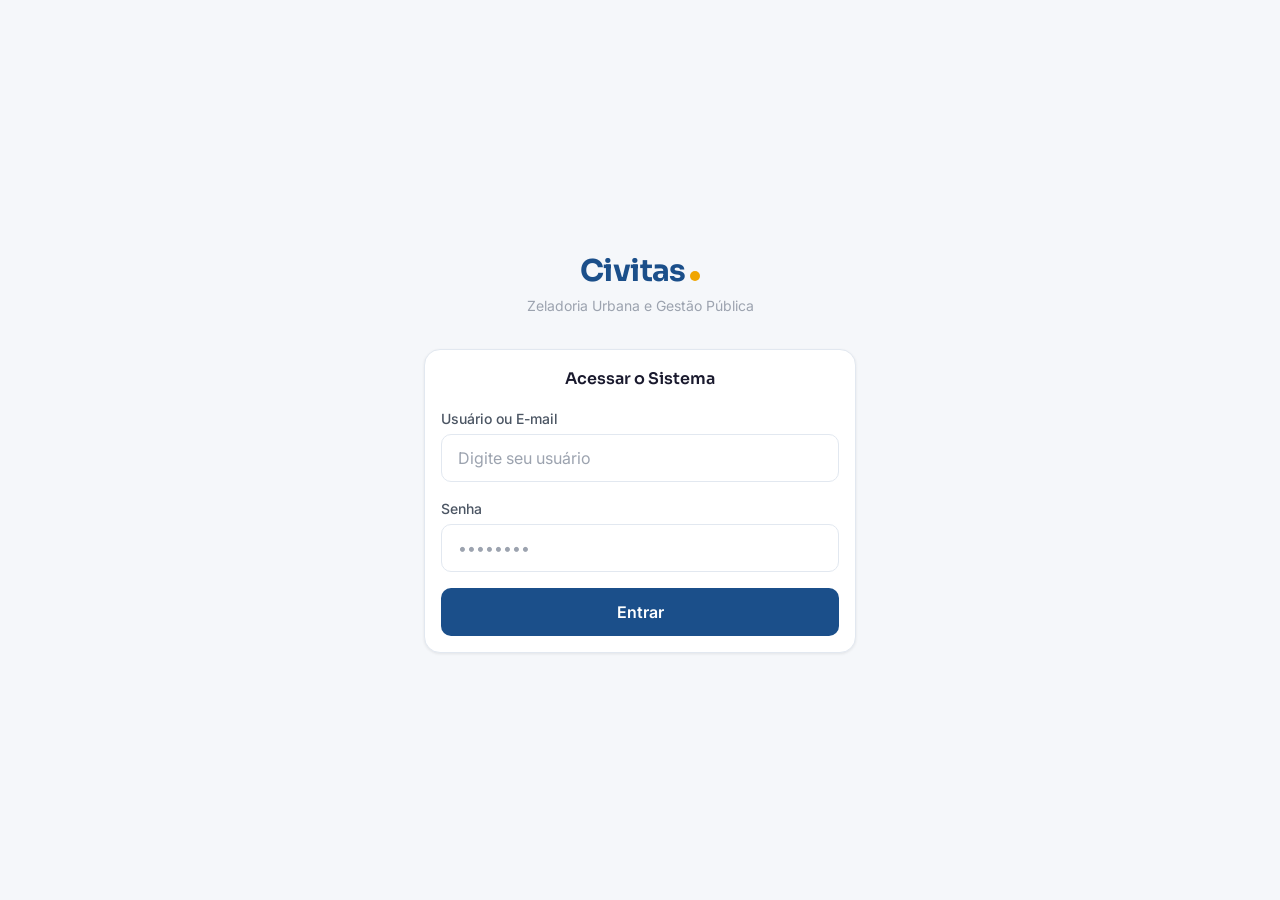
<file: civitas-frontend/index.html>
<!DOCTYPE html>
<html lang="pt-BR">
<head>
    <meta charset="UTF-8">
    <meta name="viewport" content="width=device-width, initial-scale=1.0">
    <meta http-equiv="refresh" content="0; url=pages/login.html">
    <title>Civitas - Redirecionando...</title>
    <script>
        // Fallback em JavaScript para garantir o redirecionamento
        window.location.href = "pages/login.html";
    </script>
</head>
<body>
    <p style="font-family: sans-serif; text-align: center; margin-top: 50px;">
        Redirecionando para o sistema... <br>
        Se você não for redirecionado, <a href="pages/login.html">clique aqui</a>.
    </p>
</body>
</html>
</file>
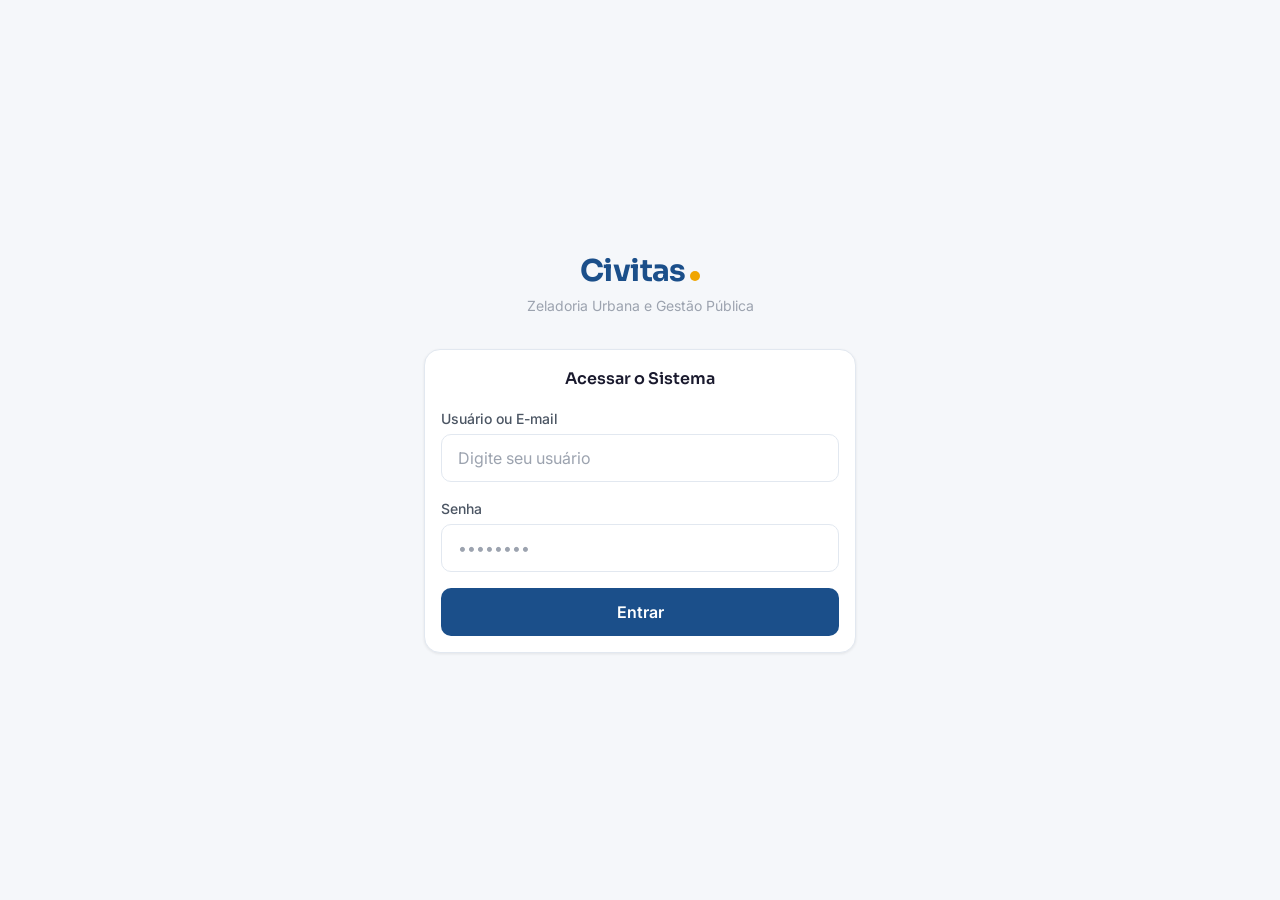
<file: civitas-frontend/pages/login.html>
<!DOCTYPE html>
<html lang="pt-BR">
<head>
    <meta charset="UTF-8">
    <meta name="viewport" content="width=device-width, initial-scale=1.0">
    <title>Civitas - Autenticação</title>
    <link rel="stylesheet" href="../css/global.css">
    <link rel="stylesheet" href="../css/components.css">
    <link rel="stylesheet" href="../css/pages/login.css">
    <link rel="stylesheet" href="https://cdnjs.cloudflare.com/ajax/libs/font-awesome/6.4.0/css/all.min.css">
</head>
<body>

    <div class="app-shell login-shell">
        <main class="login-container">
            
            <div class="login-brand text-center mb-4">
                <h1 class="brand-title">Civitas<span class="logo-dot"></span></h1>
                <p class="text-muted">Zeladoria Urbana e Gestão Pública</p>
            </div>

            <div class="card">
                <div class="card-header justify-center">
                    <h2 class="card-title">Acessar o Sistema</h2>
                </div>
                
                <form id="form-login" class="mt-4">
                    <div class="form-group">
                        <label class="form-label" for="username">Usuário ou E-mail</label>
                        <input type="text" id="username" name="username" class="form-input" required placeholder="Digite seu usuário">
                    </div>

                    <div class="form-group">
                        <label class="form-label" for="password">Senha</label>
                        <input type="password" id="password" name="password" class="form-input" required placeholder="••••••••">
                    </div>

                    <div id="login-error-message" class="form-error text-center mb-4" style="display: none;">
                        Usuário ou senha inválidos.
                    </div>

                    <button type="submit" id="btn-entrar" class="btn btn-primary btn-full">
                        <span>Entrar</span>
                    </button>
                </form>
            </div>

        </main>
    </div>

    <script src="../js/api/api.js"></script>
    <script src="../js/pages/login.js"></script>
</body>
</html>
</file>
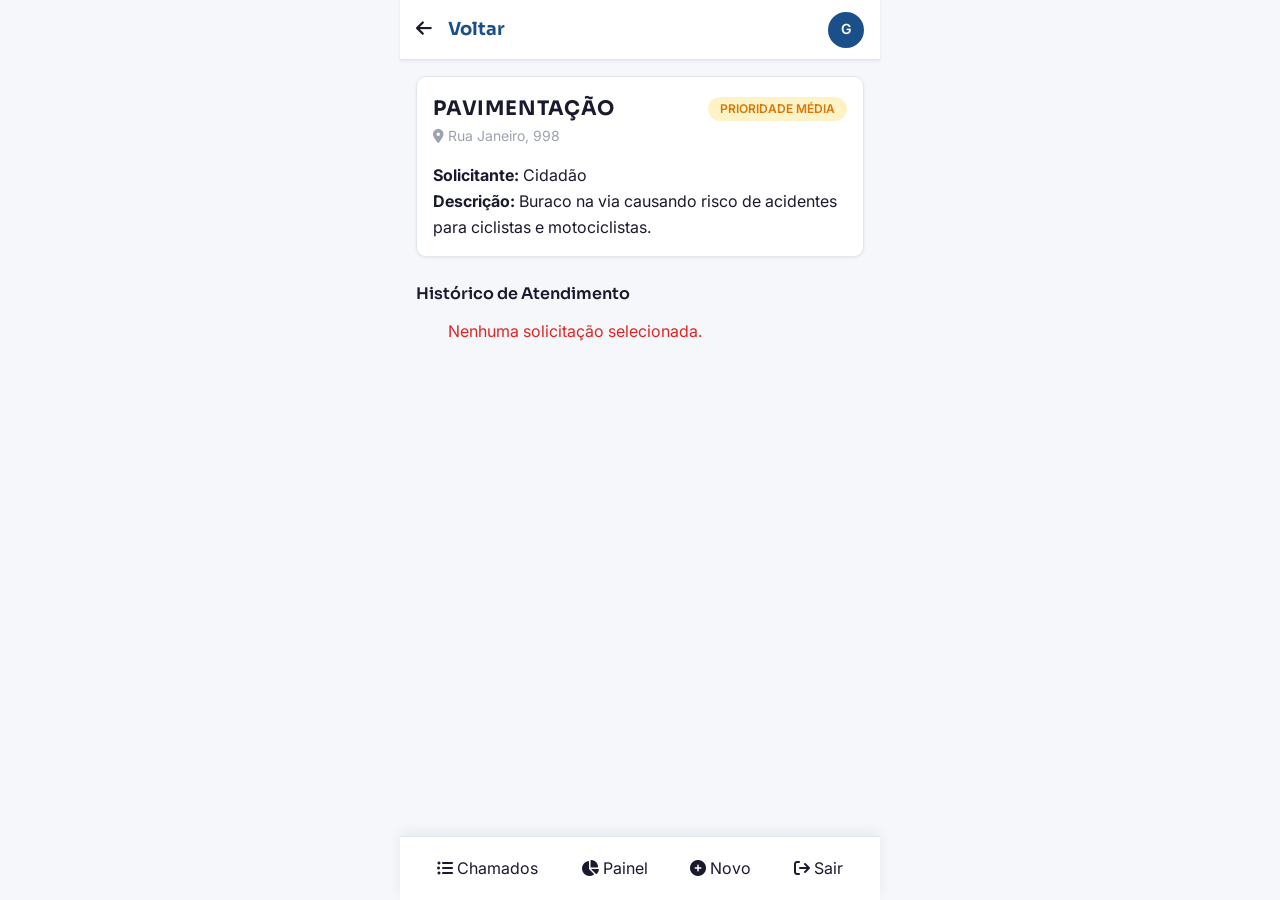
<file: civitas-frontend/pages/request-detail.html>
<!DOCTYPE html>
<html lang="pt-BR">
<head>
    <meta charset="UTF-8">
    <meta name="viewport" content="width=device-width, initial-scale=1.0">
    <title>Civitas - Detalhes da Solicitação</title>
    <link rel="stylesheet" href="../css/global.css">
    <link rel="stylesheet" href="../css/components.css">
    <link rel="stylesheet" href="../css/pages/request-detail.css">
    <link rel="stylesheet" href="https://cdnjs.cloudflare.com/ajax/libs/font-awesome/6.4.0/css/all.min.css">
</head>
<body>
    <div class="app-shell">
        <header class="app-header">
            <div class="header-logo">
                <a href="requests-list.html" class="back-button"><i class="fa-solid fa-arrow-left"></i></a>
                <span style="margin-left: 8px;">Voltar</span>
            </div>
            <div class="header-avatar">G</div>
        </header>

        <main class="page-content">
            <section class="request-summary mb-4">
                <div class="flex justify-between items-center mb-2">
                    <h1 class="page-title" style="margin-bottom: 0; text-align: left;">Pavimentação</h1>
                    <span class="chip chip-medium">Prioridade Média</span>
                </div>
                <p class="text-muted"><i class="fa-solid fa-location-dot"></i> Rua Janeiro, 998</p>
                <p class="mt-4"><strong>Solicitante:</strong> Cidadão</p>
                <p><strong>Descrição:</strong> Buraco na via causando risco de acidentes para ciclistas e motociclistas.</p>
            </section>

            <section class="timeline-section">
                <h2 class="section-title">Histórico de Atendimento</h2>
                <div class="timeline">
                    </div>
            </section>
        </main>

        <div id="bottom-bar-container"></div>
    </div>

    <script src="../js/api/api.js"></script>
    <script src="../js/components/bottom-bar.js"></script>
    <script src="../js/pages/request-detail.js"></script>
</body>
</html>
</file>
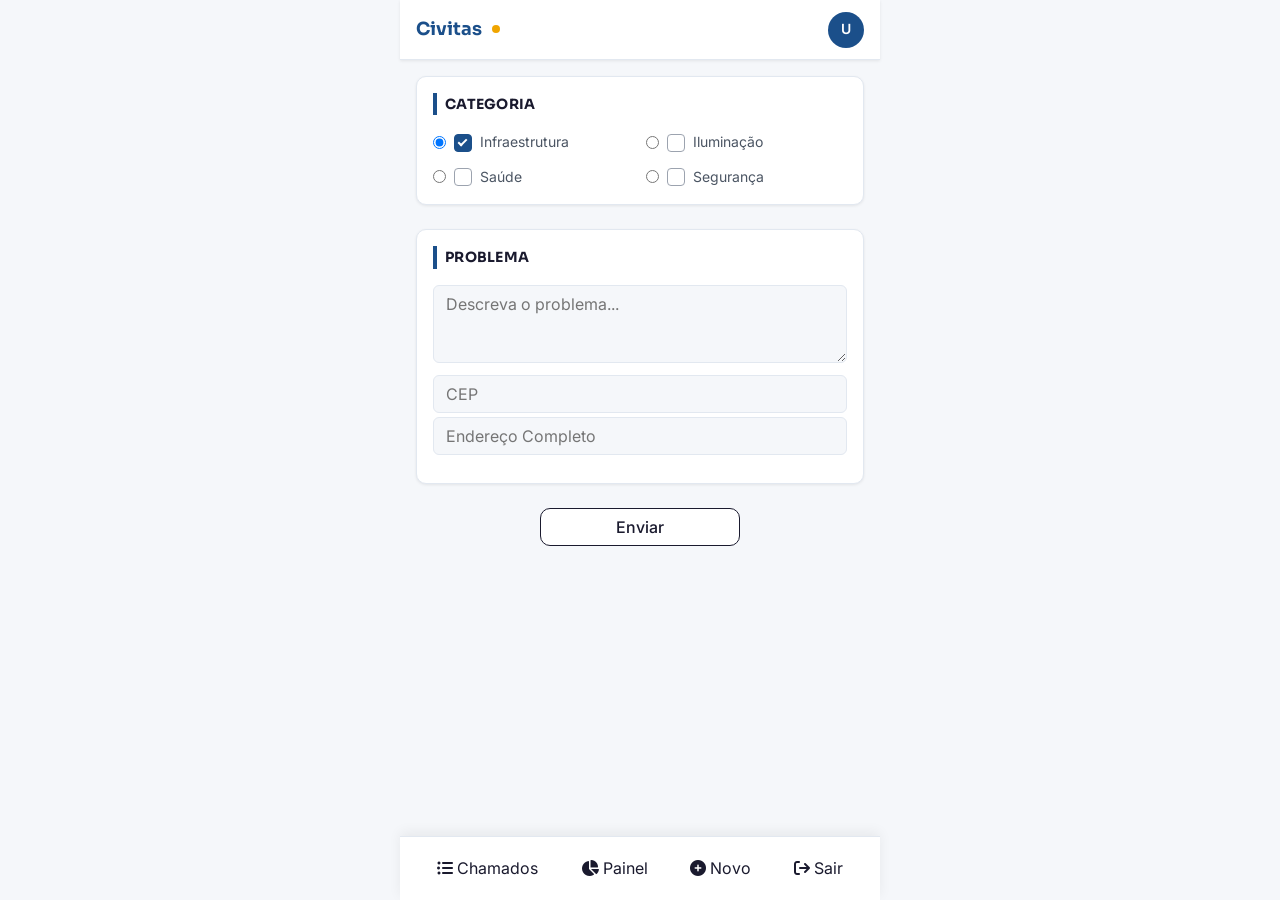
<file: civitas-frontend/pages/request-form.html>
<!DOCTYPE html>
<html lang="pt-BR">
<head>
    <meta charset="UTF-8">
    <meta name="viewport" content="width=device-width, initial-scale=1.0">
    <title>Civitas - Nova Solicitação</title>
    <link rel="stylesheet" href="../css/global.css">
    <link rel="stylesheet" href="../css/components.css">
    <link rel="stylesheet" href="../css/pages/request-form.css">
    <link rel="stylesheet" href="https://cdnjs.cloudflare.com/ajax/libs/font-awesome/6.4.0/css/all.min.css">
</head>
<body>
    <div class="app-shell">
        <header class="app-header">
            <div class="header-logo"><span>Civitas</span><div class="logo-dot"></div></div>
            <div class="header-avatar">U</div>
        </header>

        <main class="page-content">
            <form id="form-solicitacao" class="request-form">
                <section class="form-section">
                    <h2 class="form-section-title">Categoria</h2>
                    <div class="category-grid">
                        <label class="category-option">
                            <input type="radio" name="category" value="FLOORING" checked>
                            <span class="custom-checkbox"></span> Infraestrutura
                        </label>
                        <label class="category-option">
                            <input type="radio" name="category" value="LIGHTING">
                            <span class="custom-checkbox"></span> Iluminação
                        </label>
                        <label class="category-option">
                            <input type="radio" name="category" value="HEALTH">
                            <span class="custom-checkbox"></span> Saúde
                        </label>
                        <label class="category-option">
                            <input type="radio" name="category" value="SCHOOL_SAFETY">
                            <span class="custom-checkbox"></span> Segurança
                        </label>
                    </div>
                </section>

                <section class="form-section">
                    <h2 class="form-section-title">Problema</h2>
                    <div class="form-group">
                        <textarea name="description" rows="3" required placeholder="Descreva o problema..."></textarea>
                    </div>
                    <div class="form-group">
                        <input type="text" id="cep" placeholder="CEP">
                        <input type="text" name="location" required placeholder="Endereço Completo">
                    </div>
                </section>

                <div class="form-actions"><button type="submit" class="btn-submit-form">Enviar</button></div>
            </form>
        </main>
        <div id="bottom-bar-container"></div>
    </div>
    <script src="../js/api/api.js"></script>
    <script src="../js/components/bottom-bar.js"></script>
    <script src="../js/pages/request-form.js"></script>
</body>
</html>
</file>
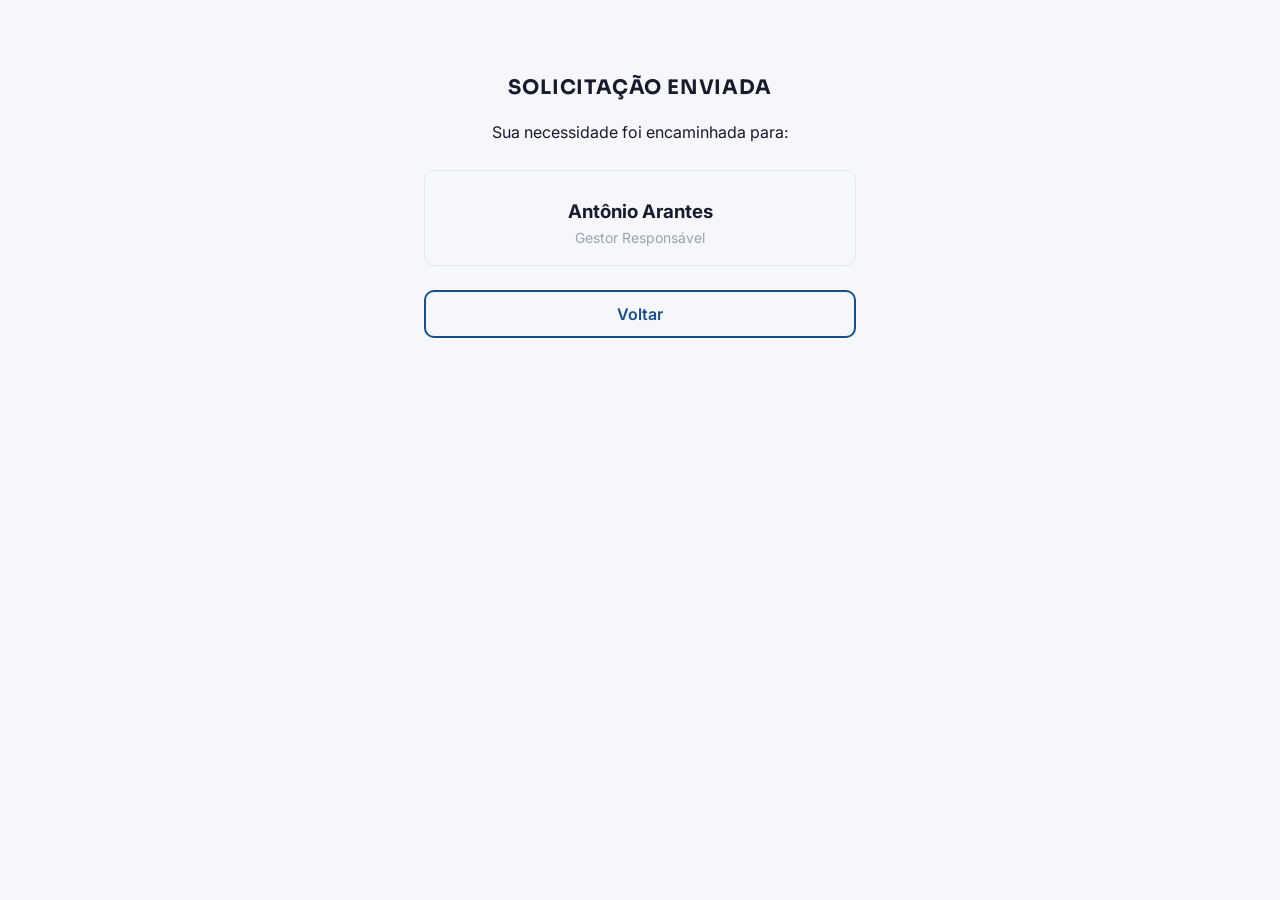
<file: civitas-frontend/pages/request-success.html>
<!DOCTYPE html>
<html lang="pt-BR">
<head>
    <meta charset="UTF-8">
    <title>Civitas - Enviado</title>
    <link rel="stylesheet" href="../css/global.css">
    <link rel="stylesheet" href="../css/components.css">
    <style>
        .success-container { text-align: center; padding: var(--space-12) var(--space-6); }
        .success-icon { font-size: 4rem; color: var(--color-success); margin-bottom: var(--space-6); }
        .manager-card { background: var(--color-surface); padding: var(--space-4); border-radius: var(--radius-md); margin: var(--space-6) 0; border: 1px solid var(--color-border); }
    </style>
</head>
<body>
    <div class="app-shell">
        <main class="page-content success-container">
            <div class="success-icon"><i class="fa-solid fa-circle-check"></i></div>
            <h1 class="page-title">Solicitação Enviada</h1>
            <p>Sua necessidade foi encaminhada para:</p>
            <div class="manager-card">
                <i class="fa-solid fa-user-tie" style="font-size: 2rem;"></i>
                <h3 style="margin-top: 10px;">Antônio Arantes</h3>
                <p class="text-muted">Gestor Responsável</p>
            </div>
            <button onclick="window.location.href='dashboard.html'" class="btn btn-outline btn-full">Voltar</button>
        </main>
    </div>
</body>
</html>
</file>
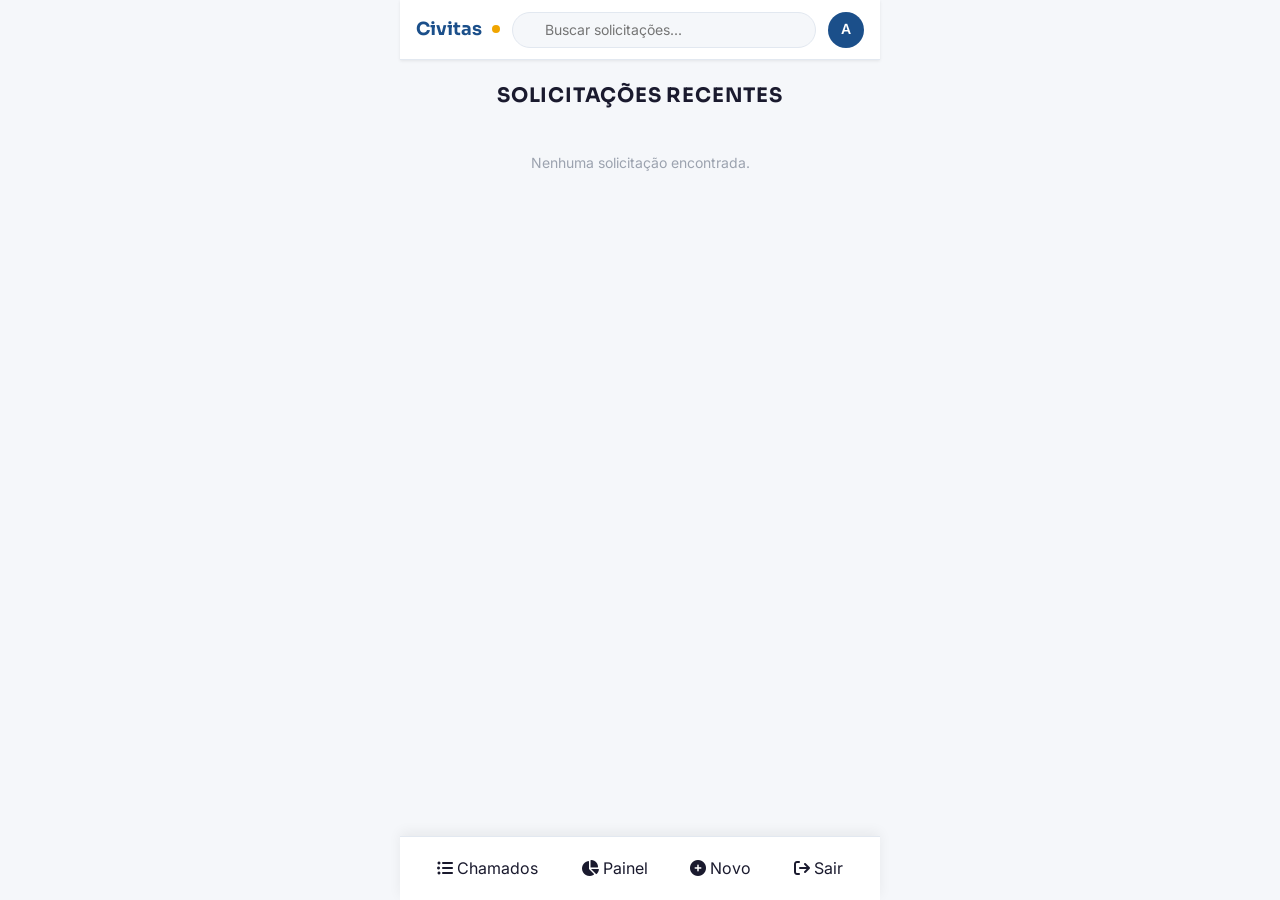
<file: civitas-frontend/pages/requests-list.html>
<!DOCTYPE html>
<html lang="pt-BR">
<head>
    <meta charset="UTF-8">
    <title>Civitas - Menu Inicial</title>
    <link rel="stylesheet" href="../css/global.css">
    <link rel="stylesheet" href="../css/components.css">
    <link rel="stylesheet" href="https://cdnjs.cloudflare.com/ajax/libs/font-awesome/6.4.0/css/all.min.css">
</head>
<body>
    <div class="app-shell">
        <header class="app-header">
            <div class="header-logo"><span>Civitas</span><div class="logo-dot"></div></div>
            <div class="header-search"><input type="text" placeholder="Buscar solicitações..."></div>
            <div class="header-avatar">A</div>
        </header>

        <main class="page-content" style="padding-top: 80px;">
            <h1 class="page-title" style="margin-bottom: 20px;">Solicitações Recentes</h1>
            <div id="requests-container" class="flex flex-col gap-4">
                </div>
        </main>
        
        <div id="bottom-bar-container"></div>
    </div>

    <script src="../js/api/api.js"></script>
    <script src="../js/components/bottom-bar.js"></script>
    
    <script>
        document.addEventListener('DOMContentLoaded', async () => {
            const container = document.getElementById('requests-container');
            try {
                const requests = await api.get('/api/requests');
                
                // Desenha os cards com o botão de excluir
                container.innerHTML = requests.map(req => `
                    <div class="card" onclick="window.location.href='request-detail.html?id=${req.id}'" style="cursor:pointer; background: #fff; padding: 16px; border-radius: 8px; margin-bottom: 16px; box-shadow: 0 2px 4px rgba(0,0,0,0.05);">
                        <div class="flex justify-between" style="display: flex; justify-content: space-between; align-items: center;">
                            <h3 class="card-title" style="margin: 0; font-size: 16px; color: #1B4F8A;">${req.category}</h3>
                            <span class="text-muted" style="font-size: 12px; color: #888;">${new Date().toLocaleDateString()}</span>
                        </div>
                        <p class="mt-2" style="margin-top: 12px; color: #333; font-size: 14px;">${req.description}</p>
                        
                        <div style="display: flex; justify-content: space-between; align-items: flex-end; margin-top: 16px;">
                            <p class="text-muted mt-2" style="margin: 0; font-size: 13px; color: #666;">
                                <i class="fa-solid fa-location-dot"></i> ${req.location}
                            </p>
                            
                            <button onclick="event.stopPropagation(); deletarSolicitacao(${req.id})" 
                                    style="background: #E53935; color: white; border: none; padding: 8px 12px; border-radius: 6px; cursor: pointer; font-weight: bold; font-size: 12px; transition: 0.2s;">
                                <i class="fa-solid fa-trash"></i> Excluir
                            </button>
                        </div>
                    </div>
                `).join('');
                
            } catch (e) {
                container.innerHTML = '<p class="text-center text-muted" style="text-align: center; margin-top: 20px;">Nenhuma solicitação encontrada.</p>';
            }
        });

        // Função de Exclusão
        window.deletarSolicitacao = async function(id) {
            const confirmacao = confirm("Tem certeza que deseja excluir esta solicitação? Esta ação não pode ser desfeita.");
            
            if (confirmacao) {
                try {
                    // Chama a API para deletar no banco de dados
                    await api.delete(`/api/requests/${id}`);
                    alert("Solicitação excluída com sucesso!");
                    
                    // Recarrega a página para a solicitação sumir da lista
                    window.location.reload(); 
                } catch (error) {
                    console.error("Erro ao excluir:", error);
                    alert("Erro ao excluir a solicitação.");
                }
            }
        };
    </script>
</body>
</html>
</file>
<file: civitas-frontend/css/global.css>
@import url('https://fonts.googleapis.com/css2?family=Sora:wght@400;600;700&family=Inter:wght@400;500;600&display=swap');

/* ── Tokens ───────────────────────────────────────────────── */
:root {
  /* Cores */
  --color-primary:      #1B4F8A;
  --color-primary-dark: #143d6b;
  --color-primary-light:#2563B0;
  --color-accent:       #F0A500;
  --color-accent-dark:  #c98a00;

  --color-surface:      #F5F7FA;
  --color-card:         #FFFFFF;
  --color-border:       #E2E8F0;

  --color-text:         #1A1A2E;
  --color-text-secondary: #4B5563;
  --color-muted:        #9CA3AF;

  --color-success:      #16A34A;
  --color-success-bg:   #DCFCE7;
  --color-danger:       #DC2626;
  --color-danger-bg:    #FEE2E2;
  --color-warning:      #D97706;
  --color-warning-bg:   #FEF3C7;
  --color-info:         #2563EB;
  --color-info-bg:      #DBEAFE;

  /* Tipografia */
  --font-display: 'Sora', sans-serif;
  --font-body:    'Inter', sans-serif;

  --text-xs:   0.75rem;
  --text-sm:   0.875rem;
  --text-base: 1rem;
  --text-lg:   1.125rem;
  --text-xl:   1.25rem;
  --text-2xl:  1.5rem;
  --text-3xl:  1.875rem;

  /* Espaçamento */
  --space-1:  0.25rem;
  --space-2:  0.5rem;
  --space-3:  0.75rem;
  --space-4:  1rem;
  --space-5:  1.25rem;
  --space-6:  1.5rem;
  --space-8:  2rem;
  --space-10: 2.5rem;
  --space-12: 3rem;

  /* Bordas */
  --radius-sm: 6px;
  --radius-md: 10px;
  --radius-lg: 16px;
  --radius-xl: 24px;
  --radius-full: 9999px;

  /* Sombras */
  --shadow-sm: 0 1px 3px rgba(0,0,0,0.08);
  --shadow-md: 0 4px 12px rgba(0,0,0,0.10);
  --shadow-lg: 0 8px 24px rgba(0,0,0,0.12);

  /* Transições */
  --transition-fast:   150ms ease;
  --transition-normal: 250ms ease;

  /* Layout */
  --bottom-bar-height: 64px;
  --header-height:     60px;
  --max-width:         480px;
}

/* ── Reset ────────────────────────────────────────────────── */
*, *::before, *::after {
  box-sizing: border-box;
  margin: 0;
  padding: 0;
}

html {
  font-size: 16px;
  -webkit-text-size-adjust: 100%;
  scroll-behavior: smooth;
}

body {
  font-family: var(--font-body);
  font-size: var(--text-base);
  color: var(--color-text);
  background-color: var(--color-surface);
  line-height: 1.6;
  min-height: 100dvh;
  -webkit-font-smoothing: antialiased;
}

img, svg {
  display: block;
  max-width: 100%;
}

input, button, select, textarea {
  font-family: inherit;
  font-size: inherit;
}

a {
  color: inherit;
  text-decoration: none;
}

ul, ol {
  list-style: none;
}

/* ── Layout base ──────────────────────────────────────────── */
.app-shell {
  max-width: var(--max-width);
  margin: 0 auto;
  min-height: 100dvh;
  background: var(--color-surface);
  position: relative;
}

.page-content {
  padding: var(--space-4);
  padding-top: calc(var(--header-height) + var(--space-4));
  padding-bottom: calc(var(--bottom-bar-height) + var(--space-6));
}

/* ── Header ───────────────────────────────────────────────── */
.app-header {
  position: fixed;
  top: 0;
  left: 50%;
  transform: translateX(-50%);
  width: 100%;
  max-width: var(--max-width);
  height: var(--header-height);
  background: var(--color-card);
  border-bottom: 1px solid var(--color-border);
  display: flex;
  align-items: center;
  justify-content: space-between;
  padding: 0 var(--space-4);
  z-index: 100;
  box-shadow: var(--shadow-sm);
}

.header-logo {
  display: flex;
  align-items: center;
  gap: var(--space-2);
}

.header-logo span {
  font-family: var(--font-display);
  font-weight: 700;
  font-size: var(--text-lg);
  color: var(--color-primary);
}

.header-logo .logo-dot {
  width: 8px;
  height: 8px;
  background: var(--color-accent);
  border-radius: var(--radius-full);
  display: inline-block;
  margin-left: 2px;
}

.header-search {
  flex: 1;
  margin: 0 var(--space-3);
  position: relative;
}

.header-search input {
  width: 100%;
  height: 36px;
  background: var(--color-surface);
  border: 1px solid var(--color-border);
  border-radius: var(--radius-full);
  padding: 0 var(--space-4) 0 var(--space-8);
  font-size: var(--text-sm);
  color: var(--color-text);
  transition: border-color var(--transition-fast);
}

.header-search input:focus {
  outline: none;
  border-color: var(--color-primary);
}

.header-search .search-icon {
  position: absolute;
  left: var(--space-3);
  top: 50%;
  transform: translateY(-50%);
  color: var(--color-muted);
  font-size: var(--text-sm);
}

.header-avatar {
  width: 36px;
  height: 36px;
  border-radius: var(--radius-full);
  background: var(--color-primary);
  color: white;
  display: flex;
  align-items: center;
  justify-content: center;
  font-size: var(--text-sm);
  font-weight: 600;
  flex-shrink: 0;
  cursor: pointer;
}

/* ── Tipografia ───────────────────────────────────────────── */
.page-title {
  font-family: var(--font-display);
  font-size: var(--text-xl);
  font-weight: 700;
  color: var(--color-text);
  margin-bottom: var(--space-4);
  text-align: center;
  text-transform: uppercase;
  letter-spacing: 0.04em;
}

.section-title {
  font-family: var(--font-display);
  font-size: var(--text-base);
  font-weight: 600;
  color: var(--color-text);
  margin-bottom: var(--space-3);
}

.section-divider {
  border: none;
  border-top: 2px solid var(--color-primary);
  margin: var(--space-2) 0 var(--space-4);
  width: 40px;
}

.text-muted {
  color: var(--color-muted);
  font-size: var(--text-sm);
}

/* ── Utilitários ──────────────────────────────────────────── */
.flex         { display: flex; }
.flex-col     { flex-direction: column; }
.items-center { align-items: center; }
.justify-between { justify-content: space-between; }
.gap-2        { gap: var(--space-2); }
.gap-3        { gap: var(--space-3); }
.gap-4        { gap: var(--space-4); }
.w-full       { width: 100%; }
.text-center  { text-align: center; }
.mt-4         { margin-top: var(--space-4); }
.mb-4         { margin-bottom: var(--space-4); }

/* ── Acessibilidade ───────────────────────────────────────── */
:focus-visible {
  outline: 2px solid var(--color-primary);
  outline-offset: 2px;
}

@media (prefers-reduced-motion: reduce) {
  *, *::before, *::after {
    animation-duration: 0.01ms !important;
    transition-duration: 0.01ms !important;
  }
}
</file>
<file: civitas-frontend/css/components.css>
/* ============================================================
   CIVITAS — components.css
   Componentes reutilizáveis
   ============================================================ */

/* ── Botões ───────────────────────────────────────────────── */
.btn {
  display: inline-flex;
  align-items: center;
  justify-content: center;
  gap: var(--space-2);
  height: 48px;
  padding: 0 var(--space-6);
  border-radius: var(--radius-md);
  font-family: var(--font-body);
  font-size: var(--text-base);
  font-weight: 600;
  cursor: pointer;
  border: none;
  transition: background-color var(--transition-fast),
              transform var(--transition-fast),
              box-shadow var(--transition-fast);
  white-space: nowrap;
}

.btn:active {
  transform: scale(0.97);
}

.btn-primary {
  background: var(--color-primary);
  color: #ffffff;
}

.btn-primary:hover {
  background: var(--color-primary-dark);
  box-shadow: var(--shadow-md);
}

.btn-accent {
  background: var(--color-accent);
  color: #ffffff;
}

.btn-accent:hover {
  background: var(--color-accent-dark);
  box-shadow: var(--shadow-md);
}

.btn-outline {
  background: transparent;
  color: var(--color-primary);
  border: 2px solid var(--color-primary);
}

.btn-outline:hover {
  background: var(--color-primary);
  color: #ffffff;
}

.btn-ghost {
  background: transparent;
  color: var(--color-text-secondary);
  border: 1px solid var(--color-border);
}

.btn-ghost:hover {
  background: var(--color-surface);
}

.btn-full {
  width: 100%;
}

.btn-sm {
  height: 36px;
  padding: 0 var(--space-4);
  font-size: var(--text-sm);
}

.btn:disabled {
  opacity: 0.5;
  cursor: not-allowed;
  transform: none;
}

/* ── Cards ────────────────────────────────────────────────── */
.card {
  background: var(--color-card);
  border-radius: var(--radius-lg);
  padding: var(--space-4);
  box-shadow: var(--shadow-sm);
  border: 1px solid var(--color-border);
}

.card-header {
  display: flex;
  align-items: center;
  justify-content: space-between;
  margin-bottom: var(--space-3);
}

.card-title {
  font-family: var(--font-display);
  font-size: var(--text-base);
  font-weight: 600;
  color: var(--color-text);
}

/* ── Inputs ───────────────────────────────────────────────── */
.form-group {
  display: flex;
  flex-direction: column;
  gap: var(--space-1);
  margin-bottom: var(--space-4);
}

.form-label {
  font-size: var(--text-sm);
  font-weight: 500;
  color: var(--color-text-secondary);
}

.form-input {
  height: 48px;
  padding: 0 var(--space-4);
  border: 1.5px solid var(--color-border);
  border-radius: var(--radius-md);
  background: var(--color-card);
  color: var(--color-text);
  transition: border-color var(--transition-fast),
              box-shadow var(--transition-fast);
}

.form-input:focus {
  outline: none;
  border-color: var(--color-primary);
  box-shadow: 0 0 0 3px rgba(27,79,138,0.12);
}

.form-input::placeholder {
  color: var(--color-muted);
}

.form-input.error {
  border-color: var(--color-danger);
}

.form-textarea {
  padding: var(--space-3) var(--space-4);
  border: 1.5px solid var(--color-border);
  border-radius: var(--radius-md);
  background: var(--color-card);
  color: var(--color-text);
  resize: vertical;
  min-height: 100px;
  transition: border-color var(--transition-fast),
              box-shadow var(--transition-fast);
  line-height: 1.5;
}

.form-textarea:focus {
  outline: none;
  border-color: var(--color-primary);
  box-shadow: 0 0 0 3px rgba(27,79,138,0.12);
}

.form-error {
  font-size: var(--text-xs);
  color: var(--color-danger);
  margin-top: var(--space-1);
}

/* Input com ícone de busca (CEP) */
.input-with-icon {
  position: relative;
}

.input-with-icon .form-input {
  padding-right: 48px;
}

.input-with-icon .input-icon-btn {
  position: absolute;
  right: 8px;
  top: 50%;
  transform: translateY(-50%);
  width: 32px;
  height: 32px;
  background: var(--color-primary);
  color: white;
  border: none;
  border-radius: var(--radius-sm);
  cursor: pointer;
  display: flex;
  align-items: center;
  justify-content: center;
  font-size: var(--text-sm);
  transition: background var(--transition-fast);
}

.input-with-icon .input-icon-btn:hover {
  background: var(--color-primary-dark);
}

/* Grid de inputs lado a lado */
.form-row {
  display: grid;
  grid-template-columns: 1fr 1fr;
  gap: var(--space-3);
}

/* ── Checkboxes de categoria ──────────────────────────────── */
.checkbox-grid {
  display: grid;
  grid-template-columns: 1fr 1fr;
  gap: var(--space-2) var(--space-4);
}

.checkbox-item {
  display: flex;
  align-items: center;
  gap: var(--space-2);
  cursor: pointer;
  font-size: var(--text-sm);
  color: var(--color-text);
}

.checkbox-item input[type="checkbox"] {
  width: 18px;
  height: 18px;
  accent-color: var(--color-primary);
  cursor: pointer;
  flex-shrink: 0;
}

/* ── Badges de status ─────────────────────────────────────── */
.badge {
  display: inline-flex;
  align-items: center;
  gap: var(--space-1);
  padding: var(--space-1) var(--space-3);
  border-radius: var(--radius-full);
  font-size: var(--text-xs);
  font-weight: 600;
  letter-spacing: 0.03em;
  text-transform: uppercase;
}

/* Ponto pulsante — assinatura visual do Civitas */
.badge-dot {
  width: 7px;
  height: 7px;
  border-radius: var(--radius-full);
  flex-shrink: 0;
}

.badge-open {
  background: var(--color-info-bg);
  color: var(--color-info);
}
.badge-open .badge-dot {
  background: var(--color-info);
  animation: pulse-blue 2s infinite;
}

.badge-triage {
  background: var(--color-warning-bg);
  color: var(--color-warning);
}
.badge-triage .badge-dot {
  background: var(--color-warning);
  animation: pulse-amber 2s infinite;
}

.badge-in-progress {
  background: var(--color-warning-bg);
  color: var(--color-warning);
}
.badge-in-progress .badge-dot {
  background: var(--color-accent);
  animation: pulse-amber 1.5s infinite;
}

.badge-resolved {
  background: var(--color-success-bg);
  color: var(--color-success);
}
.badge-resolved .badge-dot {
  background: var(--color-success);
}

.badge-closed {
  background: #F3F4F6;
  color: var(--color-muted);
}
.badge-closed .badge-dot {
  background: var(--color-muted);
}

@keyframes pulse-blue {
  0%, 100% { box-shadow: 0 0 0 0 rgba(37,99,235,0.5); }
  50%       { box-shadow: 0 0 0 5px rgba(37,99,235,0); }
}

@keyframes pulse-amber {
  0%, 100% { box-shadow: 0 0 0 0 rgba(217,119,6,0.5); }
  50%       { box-shadow: 0 0 0 5px rgba(217,119,6,0); }
}

/* ── Priority chips ───────────────────────────────────────── */
.chip {
  display: inline-flex;
  align-items: center;
  padding: 2px var(--space-3);
  border-radius: var(--radius-full);
  font-size: var(--text-xs);
  font-weight: 600;
  text-transform: uppercase;
}

.chip-high    { background: var(--color-danger-bg);  color: var(--color-danger); }
.chip-medium  { background: var(--color-warning-bg); color: var(--color-warning); }
.chip-low     { background: var(--color-success-bg); color: var(--color-success); }

/* ── Toast / Notificações ─────────────────────────────────── */
.toast-container {
  position: fixed;
  top: calc(var(--header-height) + var(--space-3));
  left: 50%;
  transform: translateX(-50%);
  width: calc(100% - var(--space-8));
  max-width: calc(var(--max-width) - var(--space-8));
  z-index: 999;
  display: flex;
  flex-direction: column;
  gap: var(--space-2);
  pointer-events: none;
}

.toast {
  display: flex;
  align-items: center;
  gap: var(--space-3);
  padding: var(--space-3) var(--space-4);
  border-radius: var(--radius-md);
  box-shadow: var(--shadow-lg);
  font-size: var(--text-sm);
  font-weight: 500;
  pointer-events: all;
  animation: toast-in 300ms ease forwards;
}

.toast.hide {
  animation: toast-out 300ms ease forwards;
}

.toast-success { background: var(--color-success); color: white; }
.toast-error   { background: var(--color-danger);  color: white; }
.toast-info    { background: var(--color-primary);  color: white; }
.toast-warning { background: var(--color-warning);  color: white; }

@keyframes toast-in {
  from { opacity: 0; transform: translateY(-12px); }
  to   { opacity: 1; transform: translateY(0); }
}

@keyframes toast-out {
  from { opacity: 1; transform: translateY(0); }
  to   { opacity: 0; transform: translateY(-12px); }
}

/* ── Bottom Navigation Bar ────────────────────────────────── */
.bottom-bar {
  position: fixed;
  bottom: 0;
  left: 50%;
  transform: translateX(-50%);
  width: 100%;
  max-width: var(--max-width);
  height: var(--bottom-bar-height);
  background: var(--color-card);
  border-top: 1px solid var(--color-border);
  display: flex;
  align-items: center;
  justify-content: space-around;
  padding: 0 var(--space-4);
  z-index: 100;
  box-shadow: 0 -4px 12px rgba(0,0,0,0.06);
}

.bottom-bar-item {
  display: flex;
  flex-direction: column;
  align-items: center;
  gap: 4px;
  flex: 1;
  cursor: pointer;
  padding: var(--space-2) 0;
  color: var(--color-muted);
  transition: color var(--transition-fast);
  text-decoration: none;
}

.bottom-bar-item i {
  font-size: 1.25rem;
}

.bottom-bar-item span {
  font-size: 10px;
  font-weight: 500;
  letter-spacing: 0.02em;
}

.bottom-bar-item.active {
  color: var(--color-primary);
}

.bottom-bar-item.active i {
  position: relative;
}

/* Botão FAB central (nova solicitação) */
.bottom-bar-fab {
  display: flex;
  flex-direction: column;
  align-items: center;
  gap: 4px;
  flex: 1;
  cursor: pointer;
  padding: var(--space-2) 0;
  text-decoration: none;
}

.bottom-bar-fab .fab-circle {
  width: 48px;
  height: 48px;
  background: var(--color-primary);
  border-radius: var(--radius-full);
  display: flex;
  align-items: center;
  justify-content: center;
  color: white;
  font-size: 1.25rem;
  box-shadow: var(--shadow-md);
  transition: background var(--transition-fast), transform var(--transition-fast);
  margin-top: -20px;
}

.bottom-bar-fab .fab-circle:hover {
  background: var(--color-primary-dark);
  transform: scale(1.05);
}

.bottom-bar-fab span {
  font-size: 10px;
  font-weight: 500;
  color: var(--color-muted);
  letter-spacing: 0.02em;
}

/* ── Empty state ──────────────────────────────────────────── */
.empty-state {
  display: flex;
  flex-direction: column;
  align-items: center;
  justify-content: center;
  padding: var(--space-12) var(--space-4);
  text-align: center;
  gap: var(--space-3);
}

.empty-state i {
  font-size: 3rem;
  color: var(--color-border);
}

.empty-state p {
  color: var(--color-muted);
  font-size: var(--text-sm);
}

/* ── Loading spinner ──────────────────────────────────────── */
.spinner {
  width: 24px;
  height: 24px;
  border: 3px solid var(--color-border);
  border-top-color: var(--color-primary);
  border-radius: var(--radius-full);
  animation: spin 0.7s linear infinite;
}

@keyframes spin {
  to { transform: rotate(360deg); }
}

.loading-overlay {
  display: flex;
  align-items: center;
  justify-content: center;
  padding: var(--space-8);
}

/* ── Divider de seção com label ───────────────────────────── */
.section-label {
  display: flex;
  align-items: center;
  gap: var(--space-3);
  margin: var(--space-5) 0 var(--space-3);
}

.section-label span {
  font-family: var(--font-display);
  font-size: var(--text-sm);
  font-weight: 700;
  color: var(--color-primary);
  text-transform: uppercase;
  letter-spacing: 0.08em;
  white-space: nowrap;
}

.section-label::before,
.section-label::after {
  content: '';
  flex: 1;
  height: 1.5px;
  background: var(--color-border);
}

.section-label::before {
  display: none;
}
</file>
<file: civitas-frontend/css/pages/login.css>
/* css/pages/login.css */

.login-shell {
    display: flex;
    align-items: center;
    justify-content: center;
    min-height: 100dvh;
    padding: var(--space-6);
}

.login-container {
    width: 100%;
    display: flex;
    flex-direction: column;
    justify-content: center;
}

/* Marca do App Centrada */
.login-brand {
    margin-bottom: var(--space-8);
}

.login-brand .brand-title {
    font-family: var(--font-display);
    font-size: var(--text-3xl);
    font-weight: 700;
    color: var(--color-primary);
    letter-spacing: -0.02em;
}

.login-brand .logo-dot {
    width: 10px;
    height: 10px;
    background: var(--color-accent);
    border-radius: var(--radius-full);
    display: inline-block;
    margin-left: var(--space-1);
}

/* Centralizar cabeçalho do card */
.card-header.justify-center {
    justify-content: center;
}
</file>
<file: civitas-frontend/css/pages/request-detail.css>
/* css/pages/request-detail.css */

.back-button {
    color: var(--color-text);
    font-size: var(--text-lg);
    cursor: pointer;
    transition: color var(--transition-fast);
}

.back-button:hover {
    color: var(--color-primary);
}

.request-summary {
    background-color: var(--color-card);
    padding: var(--space-4);
    border-radius: var(--radius-md);
    border: 1px solid var(--color-border);
    box-shadow: var(--shadow-sm);
}

/* ── Linha do Tempo (Timeline) ───────────────────────────── */
.timeline-section {
    margin-top: var(--space-6);
}

.timeline {
    position: relative;
    padding-left: var(--space-8); /* Espaço para a linha e ícone */
    display: flex;
    flex-direction: column;
    gap: var(--space-4);
}

/* A linha vertical que conecta os pontos */
.timeline::before {
    content: '';
    position: absolute;
    left: 15px; /* Centraliza a linha no ícone */
    top: var(--space-2);
    bottom: var(--space-6);
    width: 2px;
    background-color: var(--color-border);
}

.timeline-item {
    position: relative;
}

/* O ícone circular de status */
.timeline-icon {
    position: absolute;
    left: calc(var(--space-8) * -1); /* Joga o ícone para fora do padding */
    top: 0;
    width: 32px;
    height: 32px;
    border-radius: var(--radius-full);
    display: flex;
    align-items: center;
    justify-content: center;
    font-size: var(--text-sm);
    background-color: var(--color-surface);
    border: 2px solid var(--color-card);
    z-index: 10;
}

.timeline-content {
    padding: var(--space-3);
    border-left: 3px solid var(--color-primary);
}

.timeline-header {
    display: flex;
    justify-content: space-between;
    align-items: center;
    margin-bottom: var(--space-1);
}

.timeline-header h3 {
    font-size: var(--text-sm);
    font-weight: 700;
    color: var(--color-text);
}

.timeline-date {
    font-size: var(--text-xs);
    color: var(--color-muted);
    font-weight: 600;
}
</file>
<file: civitas-frontend/css/pages/request-form.css>
/* ── Seções do Formulário ─────────────────────────────────── */
.request-form {
    display: flex;
    flex-direction: column;
    gap: var(--space-6);
}

.form-section {
    background: var(--color-card);
    padding: var(--space-4);
    border-radius: var(--radius-md);
    box-shadow: var(--shadow-sm);
    border: 1px solid var(--color-border);
}

.form-section-title {
    font-family: var(--font-display);
    font-size: var(--text-sm);
    font-weight: 700;
    text-transform: uppercase;
    color: var(--color-text);
    margin-bottom: var(--space-4);
    border-left: 4px solid var(--color-primary);
    padding-left: var(--space-2);
    letter-spacing: 0.02em;
}

/* ── Elementos de Input comuns ────────────────────────────── */
.form-group {
    display: flex;
    flex-direction: column;
    gap: var(--space-1);
    margin-bottom: var(--space-3);
}

.form-group label {
    font-size: var(--text-sm);
    font-weight: 500;
    color: var(--color-text-secondary);
}

.form-group input, 
.form-group textarea {
    width: 100%;
    padding: var(--space-2) var(--space-3);
    border: 1px solid var(--color-border);
    border-radius: var(--radius-sm);
    background-color: var(--color-surface);
    color: var(--color-text);
    transition: border-color var(--transition-fast), box-shadow var(--transition-fast);
}

.form-group input:focus, 
.form-group textarea:focus {
    outline: none;
    border-color: var(--color-primary);
    box-shadow: 0 0 0 3px rgba(27, 79, 138, 0.15);
}

/* ── Grids Customizados ───────────────────────────────────── */
.form-grid-2 {
    display: grid;
    grid-template-columns: 1fr 1fr;
    gap: var(--space-3);
}

.form-grid-cep-endereco {
    display: grid;
    grid-template-columns: 130px 1fr;
    gap: var(--space-3);
}

.form-grid-address-details {
    display: grid;
    grid-template-columns: repeat(2, 1fr);
    gap: var(--space-2);
}

/* Forçando o Estado e Número a ficarem compactos se precisar */
@media (min-width: 360px) {
    .form-grid-address-details {
        grid-template-columns: 1.2fr 1.2fr 0.6fr 0.7fr;
    }
}

/* ── Caixa de Seleção / Categorias ────────────────────────── */
.category-grid {
    display: grid;
    grid-template-columns: 1fr 1fr;
    gap: var(--space-3);
}

.category-option {
    display: flex;
    align-items: center;
    gap: var(--space-2);
    font-size: var(--text-sm);
    color: var(--color-text-secondary);
    cursor: pointer;
    position: relative;
}

/* Ocultar checkbox padrão */
.category-option input[type="checkbox"] {
    position: absolute;
    opacity: 0;
    cursor: pointer;
    height: 0;
    width: 0;
}

/* Customizar visual do Checkbox simulando o wireframe quadrado */
.custom-checkbox {
    width: 18px;
    height: 18px;
    border: 1px solid var(--color-muted);
    border-radius: 4px;
    background: var(--color-card);
    display: inline-block;
    flex-shrink: 0;
    position: relative;
    transition: all var(--transition-fast);
}

.category-option input:checked ~ .custom-checkbox {
    background-color: var(--color-primary);
    border-color: var(--color-primary);
}

.category-option input:checked ~ .custom-checkbox::after {
    content: "";
    position: absolute;
    left: 5px;
    top: 2px;
    width: 5px;
    height: 9px;
    border: solid white;
    border-width: 0 2px 2px 0;
    transform: rotate(45deg);
}

/* Campo "Outro" Inline */
.form-group-inline {
    display: flex;
    align-items: center;
    gap: var(--space-3);
}

#input-outro {
    flex: 1;
    padding: var(--space-1) var(--space-2);
    border: 1px solid var(--color-border);
    border-radius: var(--radius-sm);
    background-color: var(--color-surface);
}

#input-outro:disabled {
    background-color: var(--color-border);
    opacity: 0.6;
    cursor: not-allowed;
}

/* ── Wrapper do Busca CEP ─────────────────────────────────── */
.cep-input-wrapper {
    position: relative;
    display: flex;
    align-items: center;
}

.cep-input-wrapper input {
    padding-right: var(--space-8);
}

.btn-search-cep {
    position: absolute;
    right: 2px;
    top: 2px;
    bottom: 2px;
    width: 32px;
    background: transparent;
    border: none;
    color: var(--color-muted);
    cursor: pointer;
    display: flex;
    align-items: center;
    justify-content: center;
    transition: color var(--transition-fast);
}

.btn-search-cep:hover {
    color: var(--color-primary);
}

/* ── Botão de Enviar (Customizado) ────────────────────────── */
.form-actions {
    display: flex;
    justify-content: center;
    margin-bottom: var(--space-4);
}

.btn-submit-form {
    width: 60%;
    max-width: 200px;
    padding: var(--space-2) var(--space-4);
    background-color: var(--color-card);
    color: var(--color-text);
    border: 1px solid var(--color-text);
    font-family: var(--font-body);
    font-weight: 500;
    font-size: var(--text-base);
    border-radius: var(--radius-md);
    cursor: pointer;
    text-align: center;
    transition: all var(--transition-normal);
}

.btn-submit-form:hover {
    background-color: var(--color-primary);
    color: white;
    border-color: var(--color-primary);
    box-shadow: var(--shadow-md);
}
</file>
